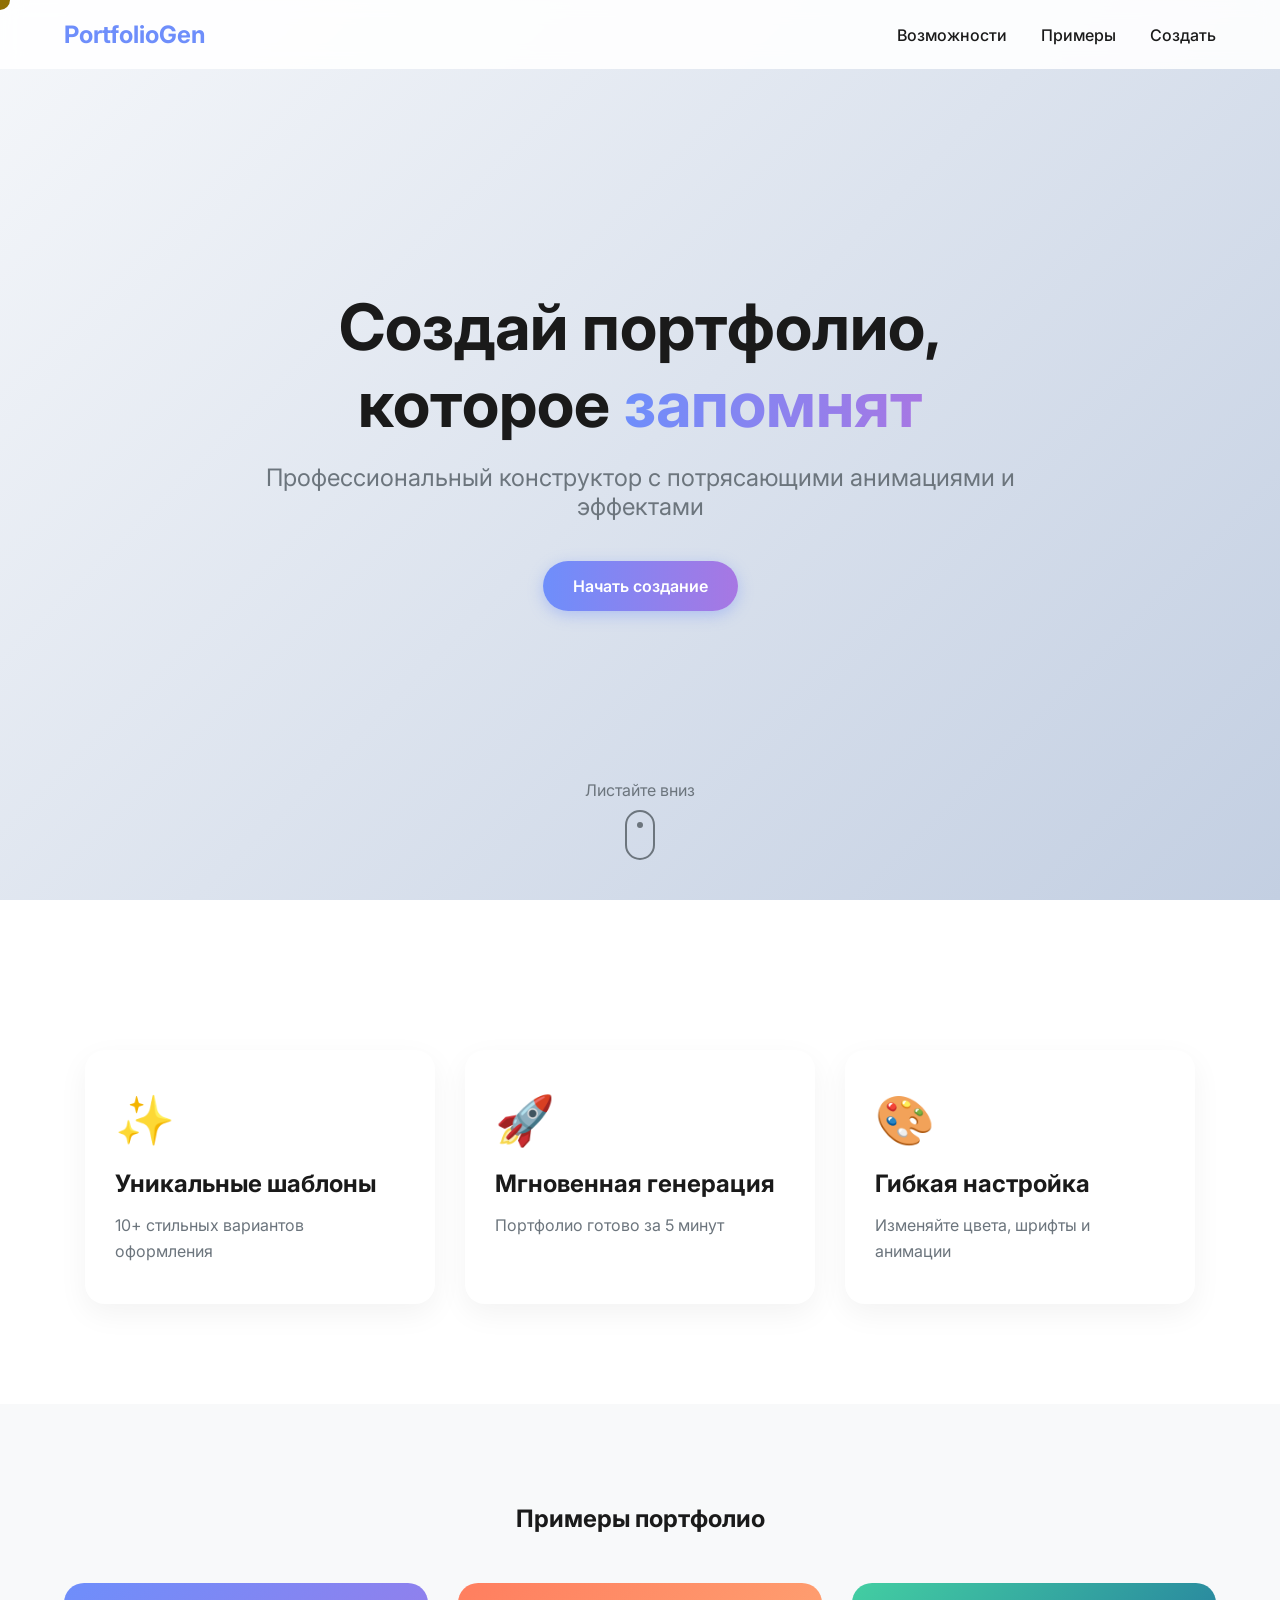
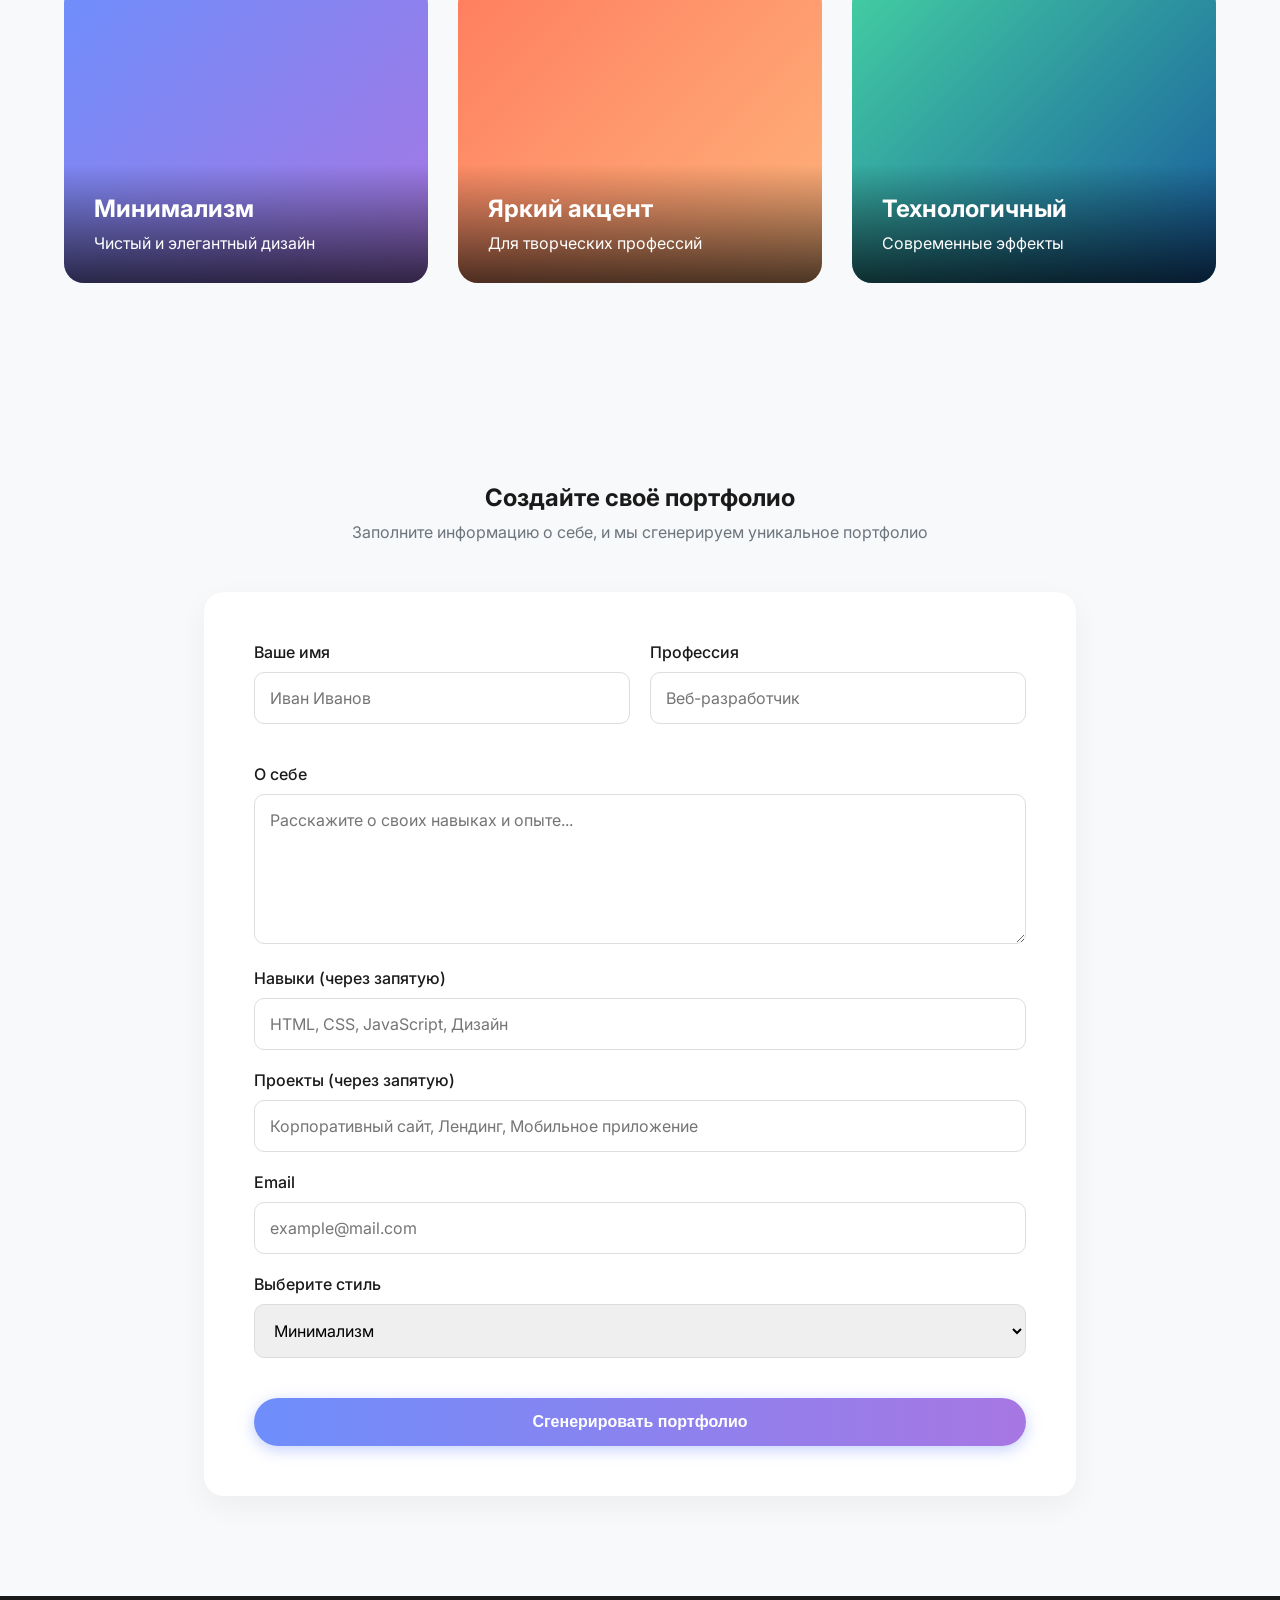
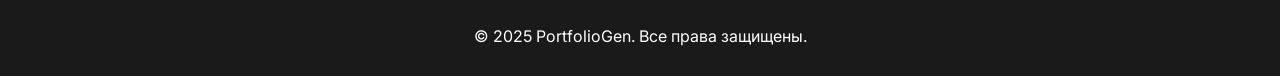
<file: index.html>
<!DOCTYPE html>
<html lang="ru">
<head>
    <meta charset="UTF-8">
    <meta name="viewport" content="width=device-width, initial-scale=1.0">
    <title>Portfolio Creator | Создай крутое портфолио</title>
    <link rel="stylesheet" href="https://cdnjs.cloudflare.com/ajax/libs/animate.css/4.1.1/animate.min.css">
    <link rel="stylesheet" href="https://fonts.googleapis.com/css2?family=Inter:wght@300;400;500;600;700&display=swap">
    <link rel="stylesheet" href="style.css">
</head>
<body>
    <div class="cursor"></div>
    
    <header class="animate__animated animate__fadeIn">
        <nav>
            <div class="logo">PortfolioGen</div>
            <div class="nav-links">
                <a href="#features">Возможности</a>
                <a href="#examples">Примеры</a>
                <a href="#start">Создать</a>
            </div>
        </nav>
    </header>

    <main>
        <section class="hero animate__animated animate__fadeIn animate__delay-1s">
            <div class="hero-content">
                <h1 class="animate__animated animate__fadeInUp">Создай портфолио, <br>которое <span class="highlight">запомнят</span></h1>
                <p class="animate__animated animate__fadeInUp animate__delay-1s">Профессиональный конструктор с потрясающими анимациями и эффектами</p>
                <a href="#start" class="btn btn-primary animate__animated animate__fadeInUp animate__delay-2s">Начать создание</a>
            </div>
            <div class="hero-scroll animate__animated animate__fadeIn animate__delay-3s">
                <span>Листайте вниз</span>
                <div class="scroll-icon"></div>
            </div>
        </section>

        <section id="features" class="features">
            <div class="feature-cards">
                <div class="card animate__animated">
                    <div class="icon">✨</div>
                    <h3>Уникальные шаблоны</h3>
                    <p>10+ стильных вариантов оформления</p>
                </div>
                <div class="card animate__animated">
                    <div class="icon">🚀</div>
                    <h3>Мгновенная генерация</h3>
                    <p>Портфолио готово за 5 минут</p>
                </div>
                <div class="card animate__animated">
                    <div class="icon">🎨</div>
                    <h3>Гибкая настройка</h3>
                    <p>Изменяйте цвета, шрифты и анимации</p>
                </div>
            </div>
        </section>

        <section id="examples" class="examples">
            <h2>Примеры портфолио</h2>
            <div class="portfolio-grid">
                <div class="portfolio-item" style="background: linear-gradient(135deg, #6e8efb, #a777e3);">
                    <div class="portfolio-content">
                        <h3>Минимализм</h3>
                        <p>Чистый и элегантный дизайн</p>
                    </div>
                </div>
                <div class="portfolio-item" style="background: linear-gradient(135deg, #ff7e5f, #feb47b);">
                    <div class="portfolio-content">
                        <h3>Яркий акцент</h3>
                        <p>Для творческих профессий</p>
                    </div>
                </div>
                <div class="portfolio-item" style="background: linear-gradient(135deg, #43cea2, #185a9d);">
                    <div class="portfolio-content">
                        <h3>Технологичный</h3>
                        <p>Современные эффекты</p>
                    </div>
                </div>
            </div>
        </section>

        <section id="start" class="creator-section">
            <h2>Создайте своё портфолио</h2>
            <p class="subtitle">Заполните информацию о себе, и мы сгенерируем уникальное портфолио</p>
            
            <form id="portfolio-form" class="portfolio-form">
                <div class="form-row">
                    <div class="form-group">
                        <label for="name">Ваше имя</label>
                        <input type="text" id="name" required placeholder="Иван Иванов">
                    </div>
                    <div class="form-group">
                        <label for="job">Профессия</label>
                        <input type="text" id="job" required placeholder="Веб-разработчик">
                    </div>
                </div>
                
                <div class="form-group">
                    <label for="about">О себе</label>
                    <textarea id="about" required placeholder="Расскажите о своих навыках и опыте..."></textarea>
                </div>
                
                <div class="form-group">
                    <label for="skills">Навыки (через запятую)</label>
                    <input type="text" id="skills" required placeholder="HTML, CSS, JavaScript, Дизайн">
                </div>
                
                <div class="form-group">
                    <label for="projects">Проекты (через запятую)</label>
                    <input type="text" id="projects" required placeholder="Корпоративный сайт, Лендинг, Мобильное приложение">
                </div>
                
                <div class="form-group">
                    <label for="email">Email</label>
                    <input type="email" id="email" required placeholder="example@mail.com">
                </div>
                
                <div class="form-group">
                    <label for="theme">Выберите стиль</label>
                    <select id="theme">
                        <option value="minimal">Минимализм</option>
                        <option value="creative">Креативный</option>
                        <option value="tech">Технологичный</option>
                    </select>
                </div>
                
                <button type="submit" class="btn btn-generate">Сгенерировать портфолио</button>
            </form>
        </section>
    </main>

    <footer>
        <p>© 2025 PortfolioGen. Все права защищены.</p>
    </footer>

    <script src="script.js"></script>
</body>
</html>
</file>
<file: style.css>
:root {
    --primary: #6e8efb;
    --secondary: #a777e3;
    --dark: #1a1a1a;
    --light: #f8f9fa;
    --gray: #6c757d;
}

* {
    margin: 0;
    padding: 0;
    box-sizing: border-box;
}

body {
    font-family: 'Inter', sans-serif;
    background-color: var(--light);
    color: var(--dark);
    overflow-x: hidden;
}

.cursor {
    position: fixed;
    width: 20px;
    height: 20px;
    border-radius: 50%;
    background-color: var(--primary);
    pointer-events: none;
    mix-blend-mode: difference;
    z-index: 9999;
    transform: translate(-50%, -50%);
    transition: transform 0.1s ease;
}

header {
    position: fixed;
    top: 0;
    left: 0;
    width: 100%;
    padding: 20px 5%;
    z-index: 1000;
    background-color: rgba(255, 255, 255, 0.9);
    backdrop-filter: blur(10px);
}

nav {
    display: flex;
    justify-content: space-between;
    align-items: center;
}

.logo {
    font-size: 1.5rem;
    font-weight: 700;
    color: var(--primary);
}

.nav-links a {
    margin-left: 30px;
    text-decoration: none;
    color: var(--dark);
    font-weight: 500;
    transition: color 0.3s;
}

.nav-links a:hover {
    color: var(--primary);
}

.hero {
    height: 100vh;
    display: flex;
    flex-direction: column;
    justify-content: center;
    align-items: center;
    text-align: center;
    padding: 0 5%;
    position: relative;
    background: linear-gradient(135deg, #f5f7fa 0%, #c3cfe2 100%);
}

.hero-content {
    max-width: 800px;
}

.hero h1 {
    font-size: 4rem;
    margin-bottom: 20px;
    line-height: 1.2;
}

.highlight {
    background: linear-gradient(90deg, var(--primary), var(--secondary));
    -webkit-background-clip: text;
    background-clip: text;
    color: transparent;
    position: relative;
}

.hero p {
    font-size: 1.5rem;
    color: var(--gray);
    margin-bottom: 40px;
}

.btn {
    display: inline-block;
    padding: 15px 30px;
    border-radius: 50px;
    font-size: 1rem;
    font-weight: 600;
    text-decoration: none;
    transition: all 0.3s ease;
    cursor: pointer;
    border: none;
}

.btn-primary {
    background: linear-gradient(90deg, var(--primary), var(--secondary));
    color: white;
    box-shadow: 0 4px 15px rgba(110, 142, 251, 0.4);
}

.btn-primary:hover {
    transform: translateY(-3px);
    box-shadow: 0 10px 20px rgba(110, 142, 251, 0.4);
}

.hero-scroll {
    position: absolute;
    bottom: 40px;
    display: flex;
    flex-direction: column;
    align-items: center;
    color: var(--gray);
}

.scroll-icon {
    width: 30px;
    height: 50px;
    border: 2px solid var(--gray);
    border-radius: 15px;
    margin-top: 10px;
    position: relative;
}

.scroll-icon::after {
    content: '';
    position: absolute;
    top: 10px;
    left: 50%;
    width: 6px;
    height: 6px;
    background: var(--gray);
    border-radius: 50%;
    transform: translateX(-50%);
    animation: scroll 2s infinite;
}

@keyframes scroll {
    0% { top: 10px; opacity: 1; }
    100% { top: 25px; opacity: 0; }
}

section {
    padding: 100px 5%;
}

.features {
    background-color: white;
}

.feature-cards {
    display: flex;
    justify-content: center;
    gap: 30px;
    flex-wrap: wrap;
    margin-top: 50px;
}

.card {
    flex: 1;
    min-width: 300px;
    max-width: 350px;
    padding: 40px 30px;
    border-radius: 20px;
    background-color: white;
    box-shadow: 0 10px 30px rgba(0, 0, 0, 0.05);
    transition: transform 0.3s, box-shadow 0.3s;
}

.card:hover {
    transform: translateY(-10px);
    box-shadow: 0 15px 40px rgba(0, 0, 0, 0.1);
}

.card .icon {
    font-size: 3rem;
    margin-bottom: 20px;
}

.card h3 {
    font-size: 1.5rem;
    margin-bottom: 15px;
}

.card p {
    color: var(--gray);
    line-height: 1.6;
}

.examples {
    background-color: var(--light);
    text-align: center;
}

.examples h2 {
    margin-bottom: 20px;
}

.portfolio-grid {
    display: grid;
    grid-template-columns: repeat(auto-fit, minmax(300px, 1fr));
    gap: 30px;
    margin-top: 50px;
}

.portfolio-item {
    height: 300px;
    border-radius: 20px;
    overflow: hidden;
    position: relative;
    transition: transform 0.3s;
}

.portfolio-item:hover {
    transform: scale(1.03);
}

.portfolio-content {
    position: absolute;
    bottom: 0;
    left: 0;
    width: 100%;
    padding: 30px;
    color: white;
    background: linear-gradient(transparent, rgba(0, 0, 0, 0.7));
    text-align: left;
}

.portfolio-content h3 {
    font-size: 1.5rem;
    margin-bottom: 10px;
}

.creator-section {
    max-width: 1000px;
    margin: 0 auto;
    text-align: center;
}

.creator-section h2 {
    margin-bottom: 10px;
}

.subtitle {
    color: var(--gray);
    margin-bottom: 50px;
}

.portfolio-form {
    background-color: white;
    padding: 50px;
    border-radius: 20px;
    box-shadow: 0 10px 30px rgba(0, 0, 0, 0.05);
    text-align: left;
}

.form-row {
    display: flex;
    gap: 20px;
    margin-bottom: 20px;
}

.form-group {
    flex: 1;
    margin-bottom: 20px;
}

.form-group label {
    display: block;
    margin-bottom: 10px;
    font-weight: 500;
}

.form-group input,
.form-group textarea,
.form-group select {
    width: 100%;
    padding: 15px;
    border: 1px solid #ddd;
    border-radius: 10px;
    font-family: 'Inter', sans-serif;
    font-size: 1rem;
    transition: border-color 0.3s, box-shadow 0.3s;
}

.form-group input:focus,
.form-group textarea:focus,
.form-group select:focus {
    outline: none;
    border-color: var(--primary);
    box-shadow: 0 0 0 3px rgba(110, 142, 251, 0.2);
}

.form-group textarea {
    min-height: 150px;
    resize: vertical;
}

.btn-generate {
    width: 100%;
    background: linear-gradient(90deg, var(--primary), var(--secondary));
    color: white;
    margin-top: 20px;
    box-shadow: 0 4px 15px rgba(110, 142, 251, 0.4);
}

.btn-generate:hover {
    transform: translateY(-3px);
    box-shadow: 0 10px 20px rgba(110, 142, 251, 0.4);
}

footer {
    text-align: center;
    padding: 30px;
    background-color: var(--dark);
    color: white;
}

/* Анимации */
.animate__animated {
    opacity: 0;
}

.animate__fadeIn {
    animation: fadeIn 1s forwards;
}

.animate__fadeInUp {
    animation: fadeInUp 1s forwards;
}

.animate__delay-1s {
    animation-delay: 0.5s;
}

.animate__delay-2s {
    animation-delay: 1s;
}

.animate__delay-3s {
    animation-delay: 1.5s;
}

@keyframes fadeIn {
    from { opacity: 0; }
    to { opacity: 1; }
}

@keyframes fadeInUp {
    from { 
        opacity: 0;
        transform: translateY(30px);
    }
    to { 
        opacity: 1;
        transform: translateY(0);
    }
}

/* Адаптивность */
@media (max-width: 768px) {
    .hero h1 {
        font-size: 2.5rem;
    }
    
    .hero p {
        font-size: 1.2rem;
    }
    
    .form-row {
        flex-direction: column;
        gap: 0;
    }
    
    .portfolio-form {
        padding: 30px 20px;
    }
}

@media (max-width: 480px) {
    .hero h1 {
        font-size: 2rem;
    }
    
    .nav-links a {
        margin-left: 15px;
    }
    /* Новые стили для презентации */
.presentation-container {
    display: flex;
    min-height: 100vh;
}

.sidebar {
    width: 300px;
    background: #f8f9fa;
    padding: 30px;
    border-right: 1px solid #e9ecef;
    overflow-y: auto;
}

.slide-preview {
    width: 100%;
    margin-bottom: 15px;
    cursor: pointer;
    border-radius: 8px;
    overflow: hidden;
    border: 2px solid transparent;
    transition: all 0.3s;
}

.slide-preview:hover {
    transform: scale(1.02);
}

.slide-preview.active {
    border-color: #6e8efb;
}

.presentation-view {
    flex: 1;
    display: flex;
    justify-content: center;
    align-items: center;
    background: #f8f9fa;
    padding: 40px;
}

.slide {
    width: 100%;
    max-width: 900px;
    height: 600px;
    background: white;
    border-radius: 16px;
    box-shadow: 0 10px 30px rgba(0, 0, 0, 0.1);
    overflow: hidden;
    position: relative;
}

.slide-content {
    padding: 60px;
    height: 100%;
    display: flex;
    flex-direction: column;
    justify-content: center;
}

.slide-nav {
    position: absolute;
    bottom: 30px;
    right: 30px;
    display: flex;
    gap: 10px;
}

.slide-nav button {
    background: #6e8efb;
    color: white;
    border: none;
    width: 40px;
    height: 40px;
    border-radius: 50%;
    display: flex;
    align-items: center;
    justify-content: center;
    cursor: pointer;
    transition: all 0.3s;
}

.slide-nav button:hover {
    background: #5a7df4;
    transform: scale(1.1);
}

/* Стили для редактора */
.editor-panel {
    margin-top: 30px;
}

.editor-group {
    margin-bottom: 20px;
}

.editor-group label {
    display: block;
    margin-bottom: 8px;
    font-weight: 500;
}

.editor-group input, 
.editor-group textarea, 
.editor-group select {
    width: 100%;
    padding: 10px;
    border: 1px solid #ddd;
    border-radius: 8px;
    font-family: 'Inter', sans-serif;
}

.editor-group textarea {
    min-height: 100px;
    resize: vertical;
}

.theme-selector {
    display: grid;
    grid-template-columns: repeat(2, 1fr);
    gap: 10px;
    margin-top: 10px;
}

.theme-option {
    height: 60px;
    border-radius: 8px;
    cursor: pointer;
    border: 2px solid transparent;
    transition: all 0.3s;
}

.theme-option:hover {
    transform: scale(1.02);
}

.theme-option.selected {
    border-color: #6e8efb;
    box-shadow: 0 0 0 3px rgba(110, 142, 251, 0.2);
}

/* Анимации для слайдов */
@keyframes slideIn {
    from { opacity: 0; transform: translateY(50px); }
    to { opacity: 1; transform: translateY(0); }
}

.slide-enter {
    animation: slideIn 0.5s forwards;
}
}
</file>
